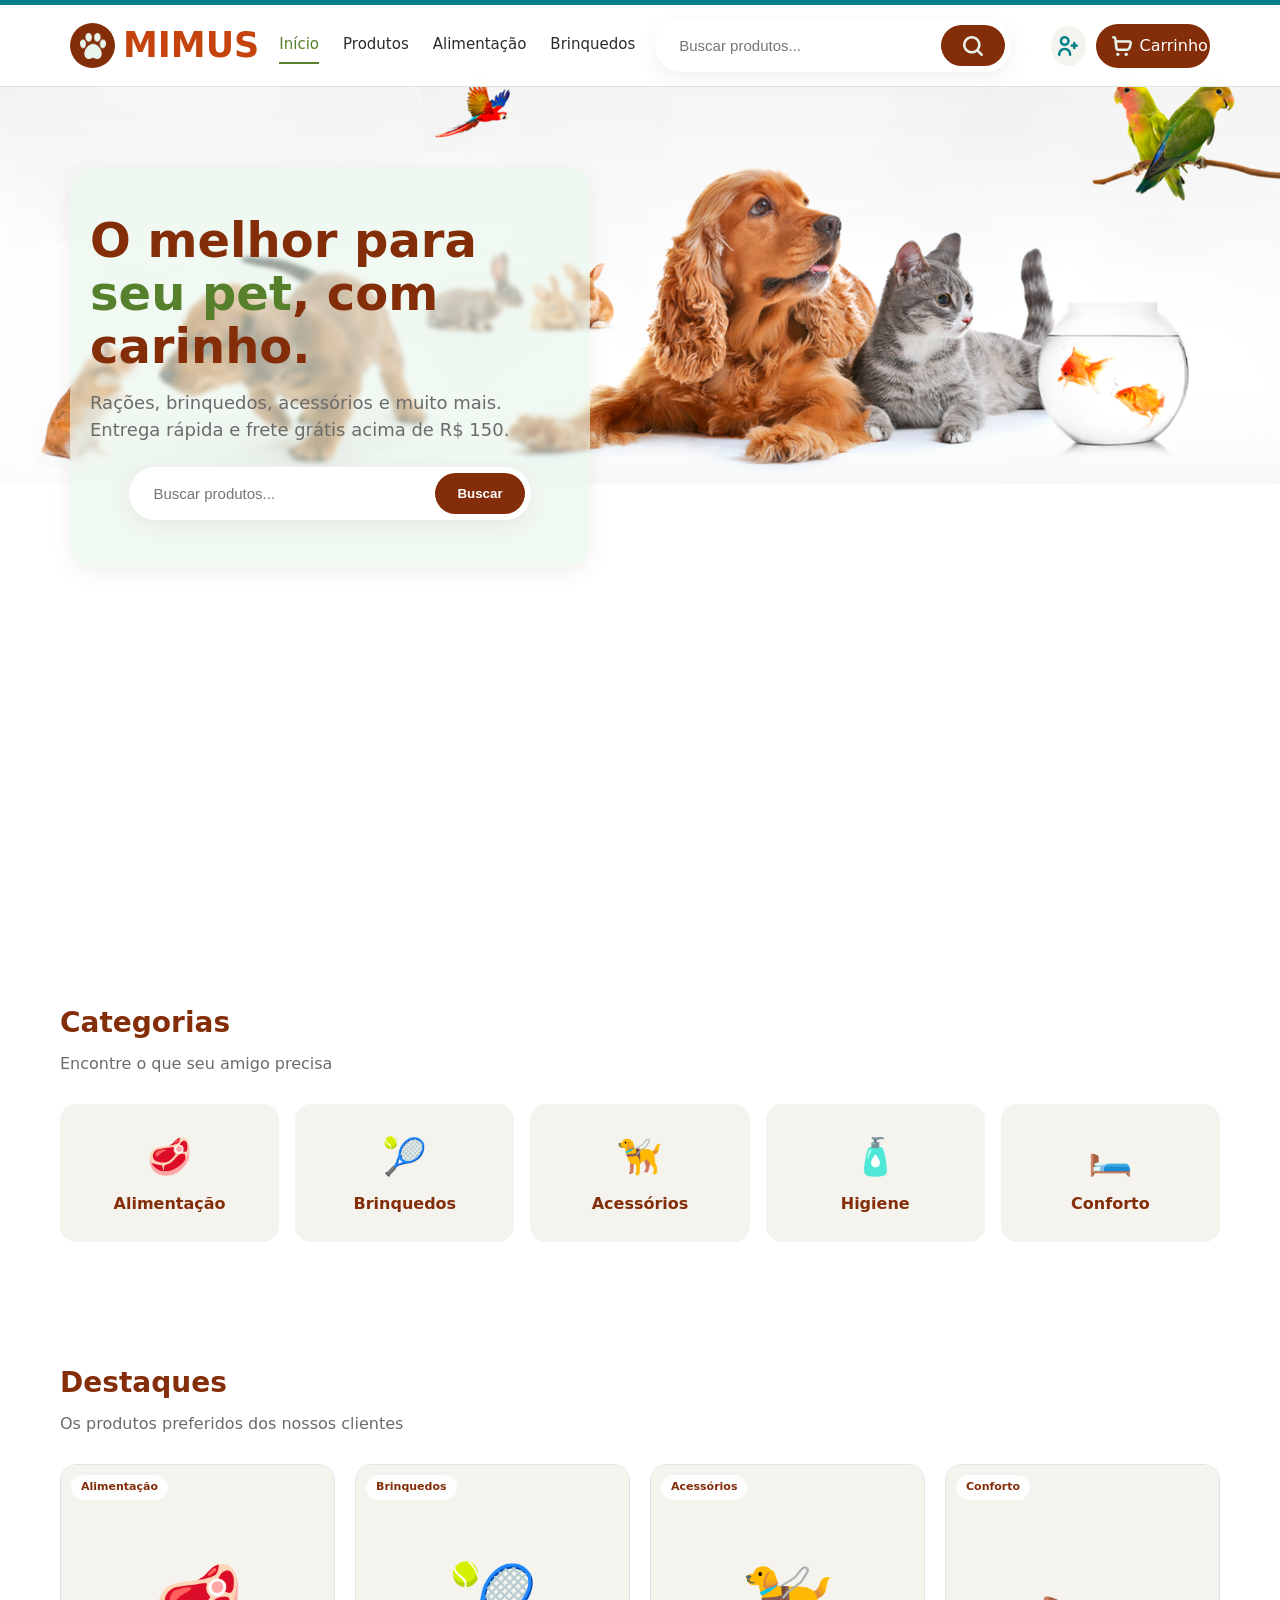
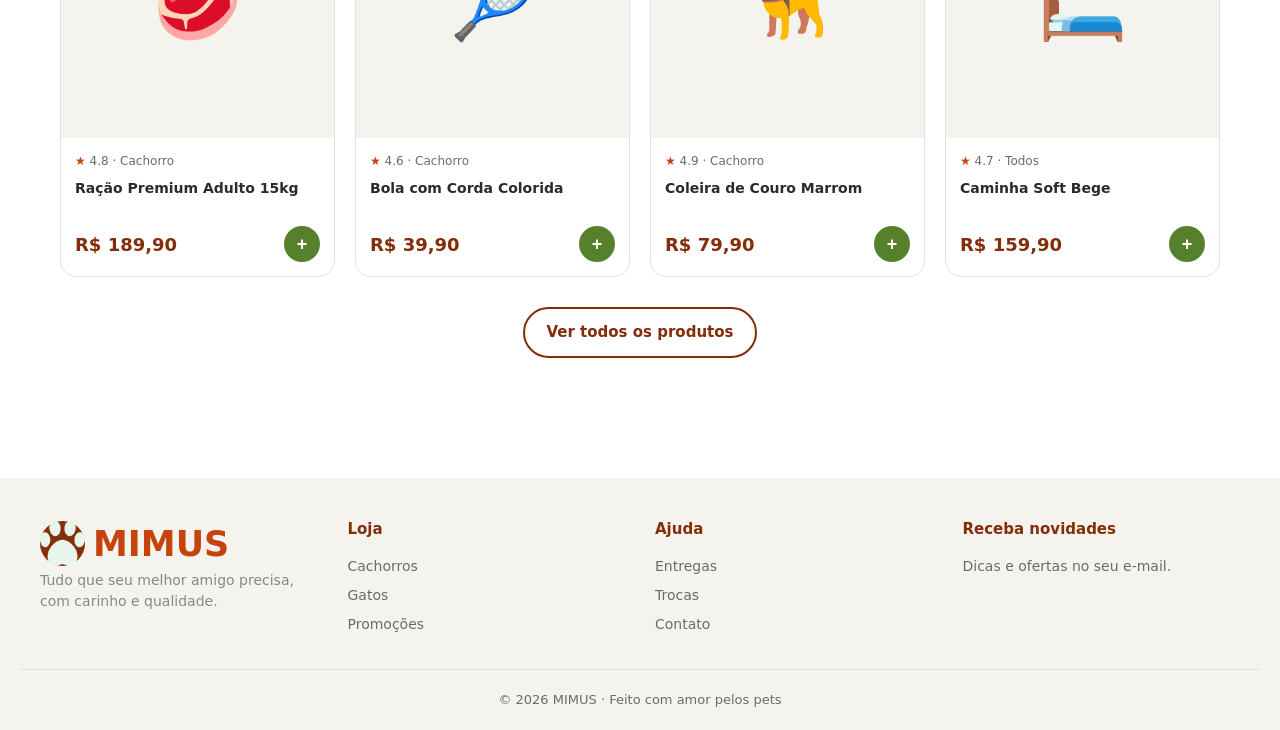
<file: index.html>
<!DOCTYPE html>
<html lang="pt-BR">
<head>
<meta charset="UTF-8">
<meta name="viewport" content="width=device-width,initial-scale=1">
<title>MIMUS - Pet Shop Online</title>
<meta name="description" content="Tudo para o seu pet: rações, brinquedos, acessórios, higiene e conforto com entrega rápida.">
<link rel="stylesheet" href="estilos.css">
</head>
<body>

<header class="cabecalho">
  <div class="cabecalho-conteudo">
    <a href="index.html" class="logo">
      <span class="logo-icone"><img src="pata-logo.png" alt="Buscar" style="width:26px"></span>
      <span>MIMUS</span>
    </a>

    <nav class="menu">
      <a href="index.html" class="ativo">Início</a>
      <a href="produtos.html">Produtos</a>
      <a href="produtos.html">Alimentação</a>
      <a href="produtos.html">Brinquedos</a>
    </nav>

    <div class="acoes">
     <form class="busca" id="busca-cabecalho" onsubmit="return buscarDoHero(event)">
        <input id="busca" type="text" placeholder="Buscar produtos...">
        <button type="submit"><img src="lupa.png" alt="Buscar" style="width:20px"></button>
      </form>

      <a href="login.html" class="btn-icone" aria-label="Entrar" ><img src="adicionar-usuario.png" alt="login" style="width:20px"></a>

      <a href="carrinho.html" class="btn-carrinho"><img src="carrinho-de-compras.png" style="width: 20px;">
        <span>Carrinho</span>
        <span class="badge">0</span>
      </a>
    </div>
  </div>
</header>

<section class="painel-principal">
  <img src="mimus.png">
  <div class="painel-conteudo">
    <div class="painel-texto">
      <h1>O melhor para <span>seu pet</span>, com carinho.</h1>
      <p>Rações, brinquedos, acessórios e muito mais. Entrega rápida e frete grátis acima de R$ 150.</p>
      <form class="busca" onsubmit="return buscarDoHero(event)">
        <input id="busca" type="text" placeholder="Buscar produtos...">
        <button type="submit">Buscar</button>
      </form>
    </div>
  </div>
</section>

<section class="secao">
  <h2 class="secao-titulo">Categorias</h2>
  <p class="secao-sub">Encontre o que seu amigo precisa</p>
  <div class="categorias">
    <a href="produtos.html" class="categoria"><div class="categoria-icone">🥩</div><div class="categoria-nome">Alimentação</div></a><!--adcionar img-->
    <a href="produtos.html" class="categoria"><div class="categoria-icone">🎾</div><div class="categoria-nome">Brinquedos</div></a><!--adcionar img-->
    <a href="produtos.html" class="categoria"><div class="categoria-icone">🦮</div><div class="categoria-nome">Acessórios</div></a><!--adcionar img-->
    <a href="produtos.html" class="categoria"><div class="categoria-icone">🧴</div><div class="categoria-nome">Higiene</div></a><!--adcionar img-->
    <a href="produtos.html" class="categoria"><div class="categoria-icone">🛏️</div><div class="categoria-nome">Conforto</div></a><!--adcionar img-->
  </div>
</section>

<section class="secao">
  <h2 class="secao-titulo">Destaques</h2>
  <p class="secao-sub">Os produtos preferidos dos nossos clientes</p>
  <div id="destaques" class="grade-produtos"></div>
  <div style="text-align:center;margin-top:30px;">
    <a href="produtos.html" class="btn btn-contorno">Ver todos os produtos</a>
  </div>
</section>

<footer class="rodape">
  <div class="rodape-conteudo">
    <div>
      <a href="index.html" class="logo">
      <span class="logo-icone"><img src="pata-logo.png" alt="Buscar"></span>
      <span>MIMUS</span>
    </a>
      <p style="color:#888;font-size:14px;">Tudo que seu melhor amigo precisa, com carinho e qualidade.</p>
    </div>
    <div><h4>Loja</h4><ul><li>Cachorros</li><li>Gatos</li><li>Promoções</li></ul></div>
    <div><h4>Ajuda</h4><ul><li>Entregas</li><li>Trocas</li><li>Contato</li></ul></div>
    <div><h4>Receba novidades</h4><ul><li>Dicas e ofertas no seu e-mail.</li></ul></div>
  </div>
  <div class="rodape-copy">© 2026 MIMUS · Feito com amor pelos pets</div>
</footer>

<script src="script.js"></script>
</body>
</html>
</file>
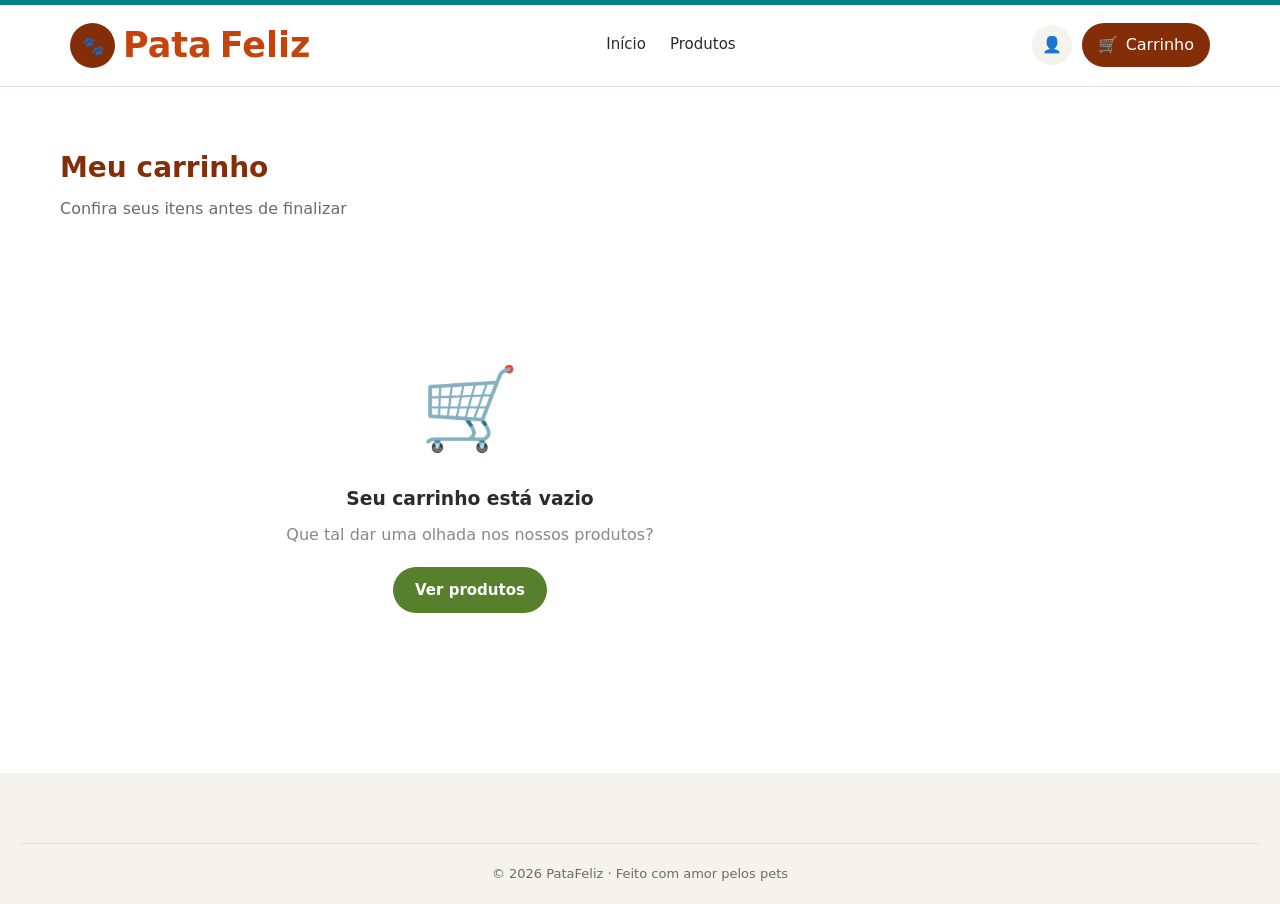
<file: carrinho.html>
<!DOCTYPE html>
<html lang="pt-BR">
<head>
<meta charset="UTF-8">
<meta name="viewport" content="width=device-width,initial-scale=1">
<title>Carrinho - PataFeliz</title>
<link rel="stylesheet" href="estilos.css">
</head>
<body>

<header class="cabecalho">
  <div class="cabecalho-conteudo">
    <a href="index.html" class="logo"><span class="logo-icone">🐾</span> Pata<span>Feliz</span></a>
    <nav class="menu">
      <a href="index.html">Início</a>
      <a href="produtos.html">Produtos</a>
    </nav>
    <div class="acoes">
      <a href="login.html" class="btn-icone">👤</a>
      <a href="carrinho.html" class="btn-carrinho ativo">🛒 <span>Carrinho</span><span class="badge">0</span></a>
    </div>
  </div>
</header>

<section class="secao" style="padding-bottom:0;">
  <h2 class="secao-titulo">Meu carrinho</h2>
  <p class="secao-sub">Confira seus itens antes de finalizar</p>
</section>

<div class="carrinho-container">
  <div id="lista-carrinho"></div>
  <aside id="resumo-carrinho" class="resumo"></aside>
</div>

<footer class="rodape">
  <div class="rodape-copy">© 2026 PataFeliz · Feito com amor pelos pets</div>
</footer>

<script src="script.js"></script>
</body>
</html>
</file>
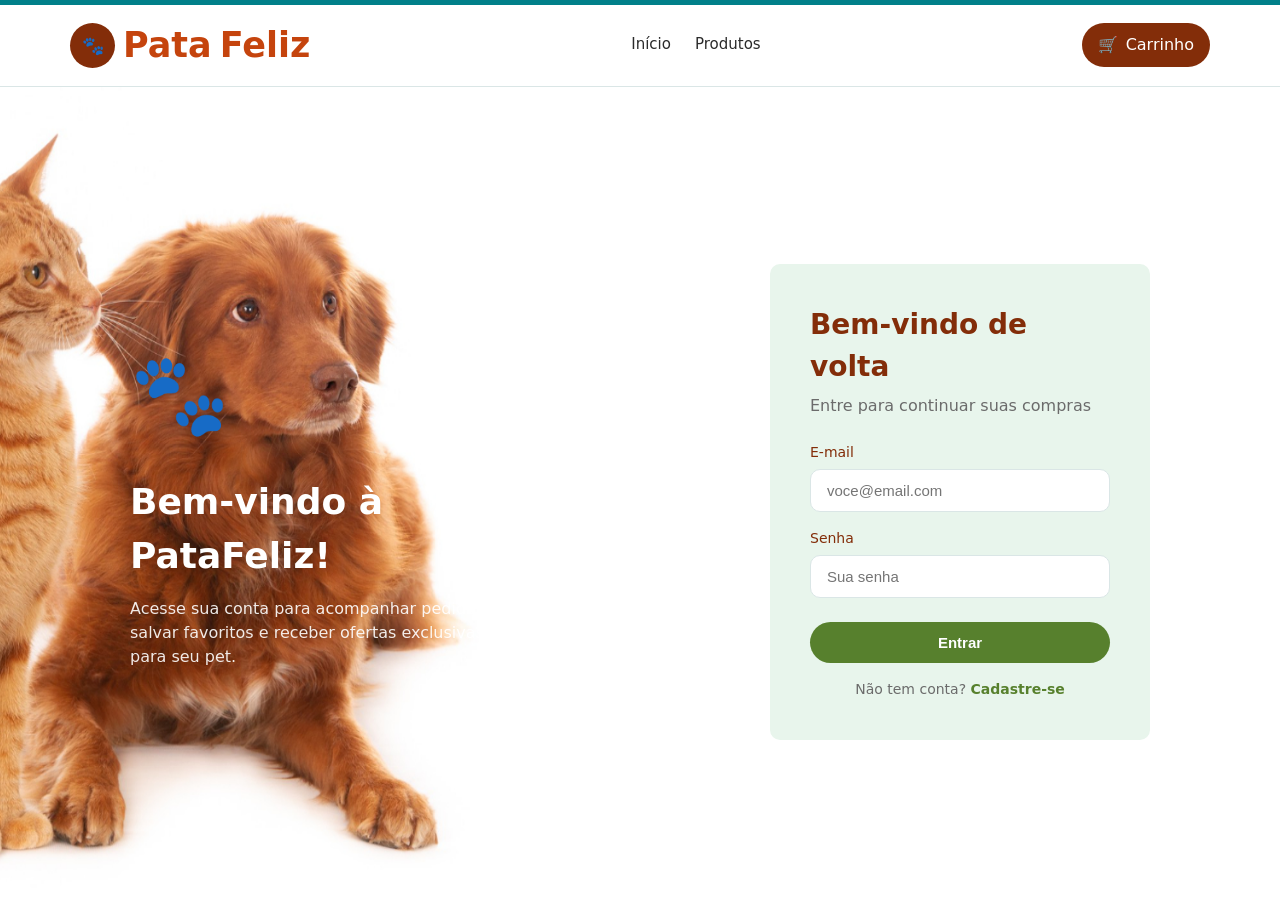
<file: login.html>
<!DOCTYPE html>
<html lang="pt-BR">
<head>
<meta charset="UTF-8">
<meta name="viewport" content="width=device-width,initial-scale=1">
<title>Entrar - PataFeliz</title>
<link rel="stylesheet" href="estilos.css">
</head>
<body>

<header class="cabecalho">
  <div class="cabecalho-conteudo">
    <a href="index.html" class="logo"><span class="logo-icone">🐾</span> Pata<span>Feliz</span></a>
    <nav class="menu">
      <a href="index.html">Início</a>
      <a href="produtos.html">Produtos</a>
    </nav>
    <div class="acoes">
      <a href="carrinho.html" class="btn-carrinho">🛒 <span>Carrinho</span><span class="badge">0</span></a>
    </div>
  </div>
</header>

<section class="tela-login">
  <div class="login-lateral">
    <img src="login-img.jpg" alt="Imagem de boas-vindas" class="login-imagem">
    <div class="login-lateral-conteudo">
      <div class="login-emoji">🐾</div>
      <h2>Bem-vindo à PataFeliz!</h2>
      <p>Acesse sua conta para acompanhar pedidos, salvar favoritos e receber ofertas exclusivas para seu pet.</p>
    
    </div>
  </div>

  <div class="login-formulario">
    <form id="formulario" class="formulario" data-modo="entrar" onsubmit="return enviarLogin(event)">
      <h2 id="titulo-form">Bem-vindo de volta</h2>
      <p id="sub-form" class="sub">Entre para continuar suas compras</p>

      <div id="campo-nome" class="campo" style="display:none;">
        <label>Nome completo</label>
        <input type="text" placeholder="Seu nome">
      </div>
      <div class="campo">
        <label>E-mail</label>
        <input type="email" required placeholder="voce@email.com">
      </div>
      <div class="campo">
        <label>Senha</label>
        <input type="password" required placeholder="Sua senha">
      </div>

      <button id="btn-enviar" type="submit" class="btn btn-primario">Entrar</button>
      <p id="texto-alternar" class="alternar">Não tem conta? <a onclick="alternarLogin()">Cadastre-se</a></p>
    </form>
  </div>
</section>

<script src="script.js"></script>
</body>
</html>
</file>
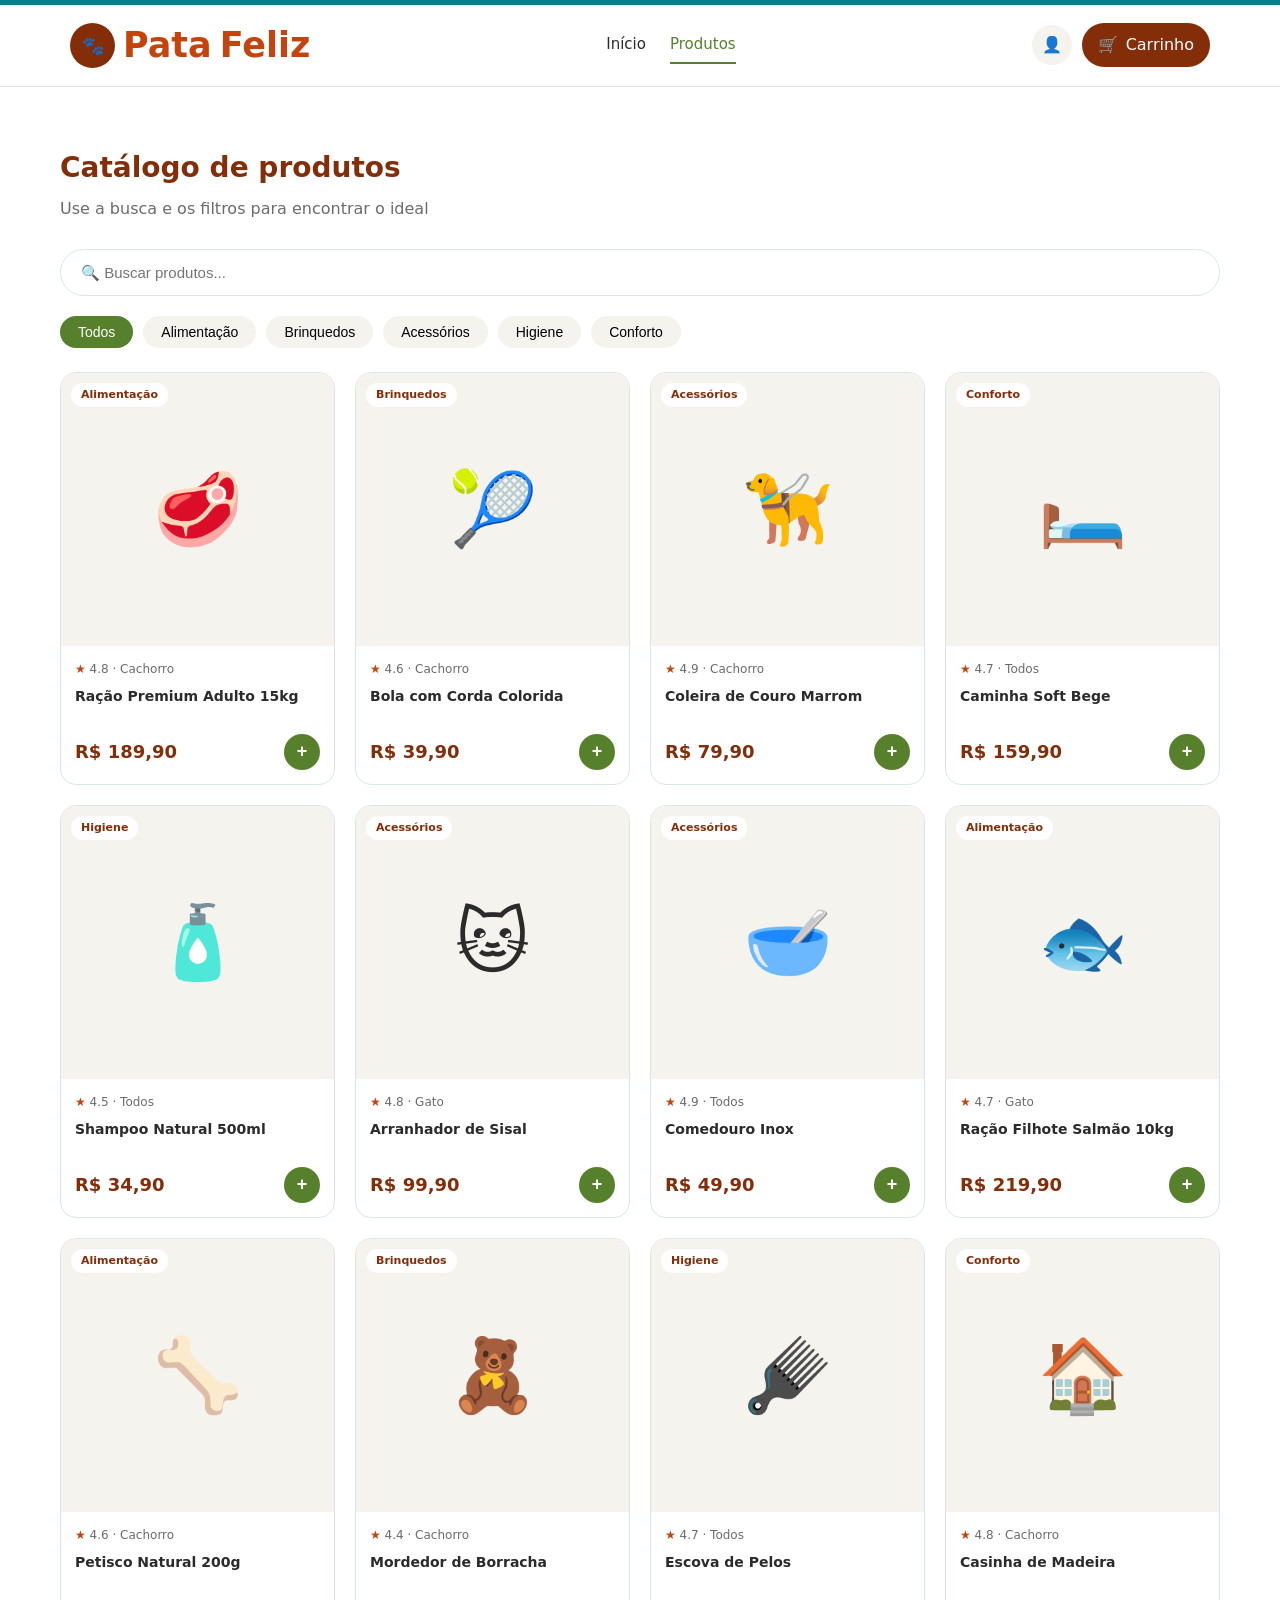
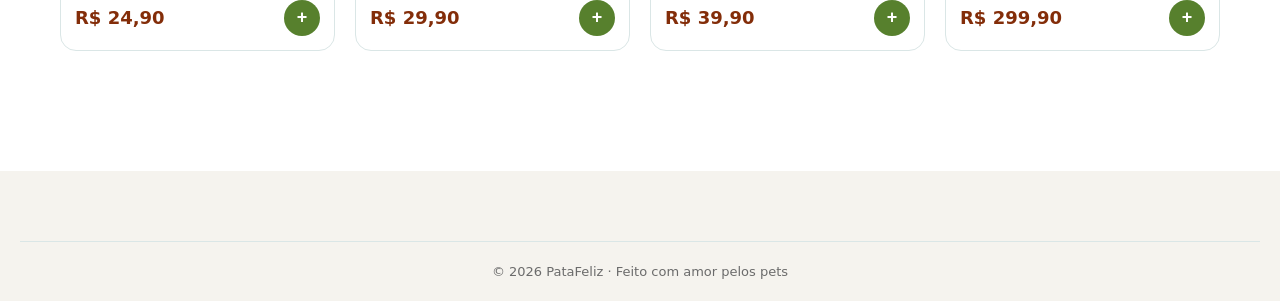
<file: produtos.html>
<!DOCTYPE html>
<html lang="pt-BR">
<head>
<meta charset="UTF-8">
<meta name="viewport" content="width=device-width,initial-scale=1">
<title>Produtos - PataFeliz</title>
<link rel="stylesheet" href="estilos.css">
</head>
<body>

<header class="cabecalho">
  <div class="cabecalho-conteudo">
    <a href="index.html" class="logo"><span class="logo-icone">🐾</span> Pata<span>Feliz</span></a>
    <nav class="menu">
      <a href="index.html">Início</a>
      <a href="produtos.html" class="ativo">Produtos</a>
    </nav>
    <div class="acoes">
      <a href="login.html" class="btn-icone">👤</a>
      <a href="carrinho.html" class="btn-carrinho">🛒 <span>Carrinho</span><span class="badge">0</span></a>
    </div>
  </div>
</header>

<section class="secao">
  <h2 class="secao-titulo">Catálogo de produtos</h2>
  <p class="secao-sub">Use a busca e os filtros para encontrar o ideal</p>

  <div class="barra-busca">
    <input id="input-busca" type="text" placeholder="🔍 Buscar produtos..." oninput="trocarBusca(this.value)">
  </div>

  <div id="filtros" class="filtros"></div>
  <div id="catalogo" class="grade-produtos"></div>
</section>

<footer class="rodape">
  <div class="rodape-copy">© 2026 PataFeliz · Feito com amor pelos pets</div>
</footer>

<script src="script.js"></script>
</body>
</html>
</file>
<file: estilos.css>
/* MIMUS - Estilos */
:root{
  --branco:#ffffff;
  --cinza:#f5f3ee;
  --borda:#dae6e6;
  --sombra:0 6px 20px rgba(107,68,35,.08);
  --verde-claro:#e8f5ec;
  --verde:#57802D;
  --verde-escuro:#018089;
  --laranja:#C5440D;
  --laranja-claro:#fdecdd;
  --marrom:#832D09;
  --marrom-claro:#a07a55;
  --texto:#2b2b2b;
  --texto-suave:#6b6b6b;
}

*{box-sizing:border-box;margin:0;padding:0}

html,body{
  font-family:'Segoe UI',system-ui,sans-serif;
  color:var(--texto);
  background:var(--branco);line-height:1.5}

a{color:inherit;text-decoration:none}

img{max-width:100%;display:block}

/* Cabeçalho */
.cabecalho{
  position:sticky;
  top:0;
  z-index:50;
  background:rgba(255,255,255,.95);
  backdrop-filter:blur(8px);
  border-bottom:1px solid var(--borda);
  border-top: 5px solid var(--verde-escuro);}

.cabecalho-conteudo{
  max-width: 100%;
  margin: 0px 50px;
  padding: 14px 20px;
  display: flex;
  align-items: center;
  gap: 20px;
  justify-content: space-between;
}

.logo{display:flex;
  align-items:center;
  gap:8px;
  font-weight:bold;
  font-size:35px;
  color:var(--laranja)}

.logo-icone{width:45px;
  height:45px;
  border-radius:50%;
  background:var(--marrom);
  color:#fff;
  display:flex;
  align-items:center;
  justify-content:center;
  font-size:18px}

.menu{display:flex;gap:24px;font-size:15px}

.menu a{
  color:var(--texto);
  font-weight:500;
  padding:6px 0;
  border-bottom:2px solid transparent}

.menu a:hover,.menu a.ativo{color:var(--verde);border-color:var(--verde)}

.acoes{display:flex;align-items:center;gap:10px}

.btn-icone{
  width:40px;
  height:40px;
  border-radius:50%;
  background:var(--cinza);
  display:flex;
  align-items:center;
  justify-content:center;
  border:none;
  cursor:pointer;
  font-size:16px;
  color:var(--marrom)}

.btn-icone:hover{background:var(--verde-claro)}

.btn-carrinho{
  position:relative;
  background:var(--marrom);
  color:#fff;
  padding:10px 16px;
  border-radius:30px;
  display:flex;align-items:center;gap:8px;font-weight:500;border:none;cursor:pointer}

.btn-carrinho:hover{background:var(--marrom-claro)}

#busca-cabecalho{margin-right: 30px;}

.badge{
  position:absolute;top:-4px;right:-4px;background:var(--laranja);color:#fff;border-radius:50%;min-width:20px;height:20px;font-size:11px;font-weight:bold;display:flex;align-items:center;justify-content:center;padding:0 5px}

/* Botões */
.btn{display:inline-block;padding:12px 22px;border-radius:30px;border:none;cursor:pointer;font-weight:600;font-size:15px;transition:transform .15s,background .15s}
.btn:hover{transform:translateY(-2px)}
.btn-primario{background:var(--verde);color:#fff}
.btn-primario:hover{background:var(--verde-escuro)}
.btn-secundario{background:var(--laranja);color:#fff}
.btn-secundario:hover{background:#d9651f}
.btn-contorno{background:transparent;border:2px solid var(--marrom);color:var(--marrom)}
.btn-contorno:hover{background:var(--marrom);color:#fff}

/* Painel principal */
.painel-principal{height: 95vh;}
.painel-principal img{
     position: absolute;
    z-index: 1;
    top: 0px;
    height: stretch;
    width: max-content;}
.painel-conteudo{
  max-width:1200px;margin:0 auto;display:grid;grid-template-columns:1fr 1fr;gap:40px;align-items:center;z-index: 2;position: relative;}
.painel-principal h1{
  font-size:48px;color:var(--marrom);line-height:1.1;margin-bottom:16px}
.painel-principal h1 span{color:var(--verde)}
.painel-principal p{font-size:18px;color:var(--texto-suave);margin-bottom:24px}
.busca{display:flex;background:#fff;border-radius:30px;padding:6px;box-shadow:var(--sombra);max-width:480px}
.busca input{flex:1;border:none;outline:none;padding:12px 18px;font-size:15px;background:transparent; width: 300px;}
.busca button{background:var(--marrom);color:#fff;border:none;border-radius:24px;padding:0 22px;cursor:pointer;font-weight:600}
.busca button:hover{background:var(--marrom-claro)}
.painel-texto{
      border-radius: 23px;
    background-color: #e8f5ec9e;
    display: flex;
    justify-content: center;
    font-size: 120px;
    box-shadow: var(--sombra);
    align-items: center;
    flex-direction: column;
    backdrop-filter: blur(2px);
    top: 50px;
    position: relative;
    height: 400px;
    padding: 20px;
    margin: 30px;}

/* Categorias */
.secao{max-width:1200px;margin:0 auto;padding:60px 20px}
.secao-titulo{font-size:28px;color:var(--marrom);margin-bottom:8px}
.secao-sub{color:var(--texto-suave);margin-bottom:28px}
.categorias{display:grid;grid-template-columns:repeat(auto-fit,minmax(160px,1fr));gap:16px}
.categoria{background:var(--cinza);border-radius:16px;padding:24px;text-align:center;cursor:pointer;transition:all .2s;border:2px solid transparent}
.categoria:hover{background:var(--verde-claro);border-color:var(--verde);transform:translateY(-4px)}
.categoria-icone{font-size:36px;margin-bottom:8px}
.categoria-nome{font-weight:600;color:var(--marrom)}

/* Produtos */
.grade-produtos{display:grid;grid-template-columns:repeat(auto-fill,minmax(240px,1fr));gap:20px}
.produto{background:#fff;border:1px solid var(--borda);border-radius:16px;overflow:hidden;transition:all .2s;display:flex;flex-direction:column}
.produto:hover{transform:translateY(-4px);box-shadow:var(--sombra)}
.produto-imagem{aspect-ratio:1;background:var(--cinza);display:flex;align-items:center;justify-content:center;font-size:72px;position:relative}
.produto-categoria{position:absolute;top:10px;left:10px;background:rgba(255,255,255,.95);color:var(--marrom);font-size:11px;font-weight:600;padding:4px 10px;border-radius:20px}
.produto-info{padding:14px;display:flex;flex-direction:column;gap:8px;flex:1}
.produto-avaliacao{font-size:12px;color:var(--texto-suave)}
.produto-avaliacao .estrela{color:var(--laranja)}
.produto-nome{font-size:14px;font-weight:600;min-height:40px}
.produto-rodape{display:flex;justify-content:space-between;align-items:center;margin-top:auto}
.produto-preco{font-size:18px;font-weight:bold;color:var(--marrom)}
.btn-adicionar{width:36px;height:36px;border-radius:50%;background:var(--verde);color:#fff;border:none;cursor:pointer;font-size:18px;font-weight:bold}
.btn-adicionar:hover{background:var(--verde-escuro)}

/* Filtros catálogo */
.filtros{display:flex;flex-wrap:wrap;gap:10px;margin-bottom:24px}
.filtro{padding:8px 18px;border-radius:24px;background:var(--cinza);border:none;cursor:pointer;font-size:14px;font-weight:500}
.filtro.ativo{background:var(--verde);color:#fff}
.barra-busca{margin-bottom:20px}
.barra-busca input{width:100%;padding:14px 20px;border:1px solid var(--borda);border-radius:30px;font-size:15px;outline:none}
.barra-busca input:focus{border-color:var(--verde)}

/* Carrinho */
.carrinho-container{max-width:1000px;margin:0 auto;padding:40px 20px;display:grid;grid-template-columns:2fr 1fr;gap:30px}
.item-carrinho{display:flex;gap:16px;padding:16px;background:#fff;border:1px solid var(--borda);border-radius:14px;margin-bottom:12px;align-items:center}
.item-imagem{width:80px;height:80px;background:var(--cinza);border-radius:10px;display:flex;align-items:center;justify-content:center;font-size:36px;flex-shrink:0}
.item-detalhes{flex:1}
.item-nome{font-weight:600;margin-bottom:4px}
.item-preco{color:var(--texto-suave);font-size:14px}
.item-controles{display:flex;align-items:center;gap:8px}
.qtd-btn{width:30px;height:30px;border-radius:50%;border:1px solid var(--borda);background:#fff;cursor:pointer;font-weight:bold}
.qtd{min-width:24px;text-align:center;font-weight:600}
.item-remover{background:none;border:none;color:#c0392b;cursor:pointer;font-size:18px;padding:6px}
.resumo{background:var(--cinza);border-radius:16px;padding:24px;height:fit-content;position:sticky;top:90px}
.resumo h3{color:var(--marrom);margin-bottom:16px}
.resumo-linha{display:flex;justify-content:space-between;padding:10px 0;border-bottom:1px solid var(--borda)}
.resumo-total{font-size:20px;font-weight:bold;color:var(--marrom);border-bottom:none;padding-top:16px}
.carrinho-vazio{text-align:center;padding:60px 20px}
.carrinho-vazio .emoji{font-size:80px;margin-bottom:16px}

/* Login */
.tela-login{min-height:calc(100vh - 70px);display:grid;grid-template-columns:1fr 1fr}
.login-lateral{color:#fff;display:flex;align-items:center;justify-content:center;padding:40px;z-index: 2;}
.login-lateral-conteudo{
  max-width:380px;z-index: 2;}
.login-imagem{
    width: fit-content;
    height: 100vh;
    position: fixed;
    z-index: 1;
    top: 10px;
    right: 650px;}
.login-lateral h2{
  font-size:36px;margin-bottom:14px}
.login-lateral p{
  opacity:.9;font-size:16px}
.login-emoji{
  font-size:80px;margin-bottom:20px}
.login-formulario{
  display: flex;
    align-items: center;
    justify-content: center;}
.formulario{
  width:100%;
  max-width:380px;
    padding: 40px;
    border-radius:10px;
    background-color: var(--verde-claro);}
.formulario h2{font-size:28px;color:var(--marrom);margin-bottom:6px}
.formulario .sub{color:var(--texto-suave);margin-bottom:24px}
.campo{margin-bottom:16px}
.campo label{display:block;font-size:14px;font-weight:500;margin-bottom:6px;color:var(--marrom)}
.campo input{width:100%;padding:12px 16px;border:1px solid var(--borda);border-radius:10px;font-size:15px;outline:none}
.campo input:focus{border-color:var(--verde)}
.formulario .btn{width:100%;margin-top:8px}
.alternar{text-align:center;margin-top:16px;font-size:14px;color:var(--texto-suave)}
.alternar a{color:var(--verde);font-weight:600;cursor:pointer}

/* Rodapé */
.rodape{background:var(--cinza);margin-top:60px;padding:40px 20px 20px}
.rodape-conteudo{max-width:1200px;margin:0 auto;display:grid;grid-template-columns:repeat(auto-fit,minmax(200px,1fr));gap:30px}
.rodape h4{color:var(--marrom);margin-bottom:12px;font-size:15px}
.rodape ul{list-style:none;color:var(--texto-suave);font-size:14px}
.rodape li{padding:4px 0}
.rodape-copy{text-align:center;color:var(--texto-suave);font-size:13px;margin-top:30px;padding-top:20px;border-top:1px solid var(--borda)}

/* Responsivo */
@media(max-width:768px){
  .menu{display:none}
  .hero-conteudo,.carrinho-container,.tela-login{grid-template-columns:1fr}
  .hero h1{font-size:32px}
  .hero-imagem{font-size:80px}
  .resumo{position:static}
}
</file>
